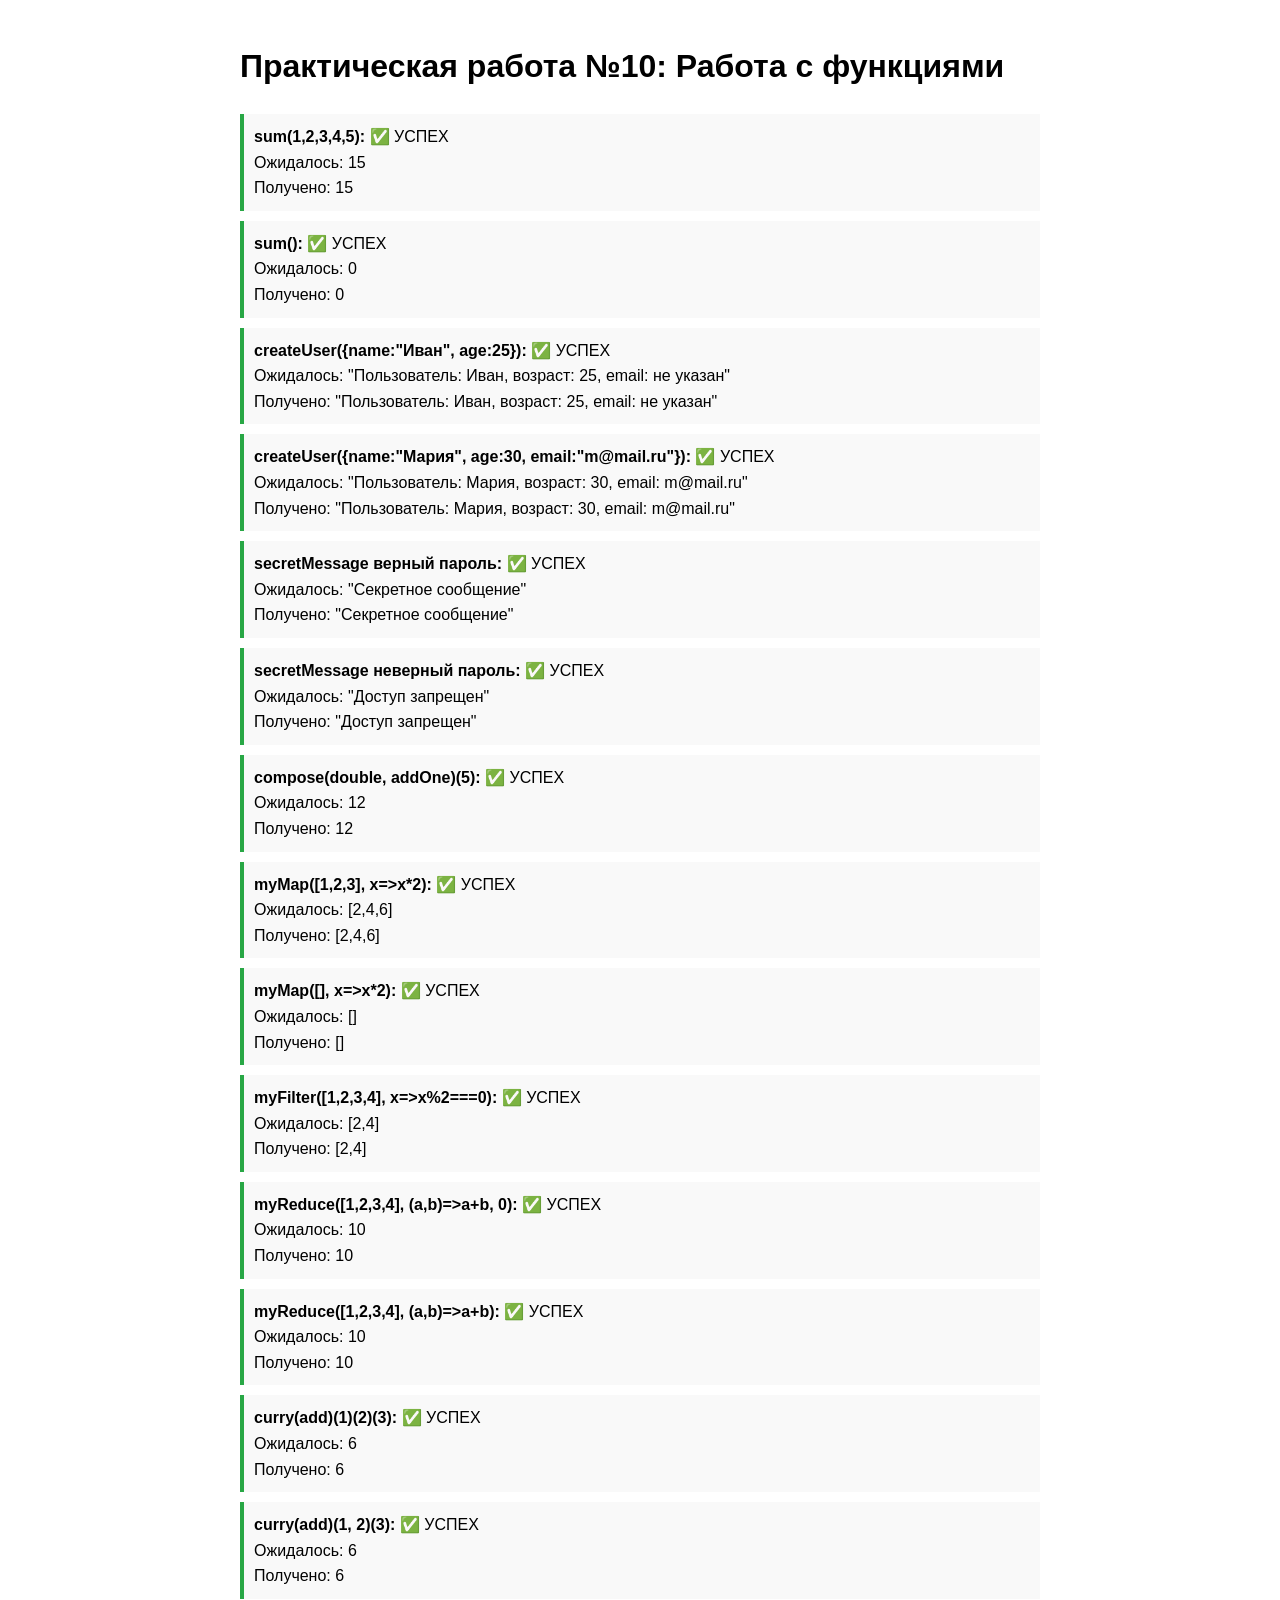
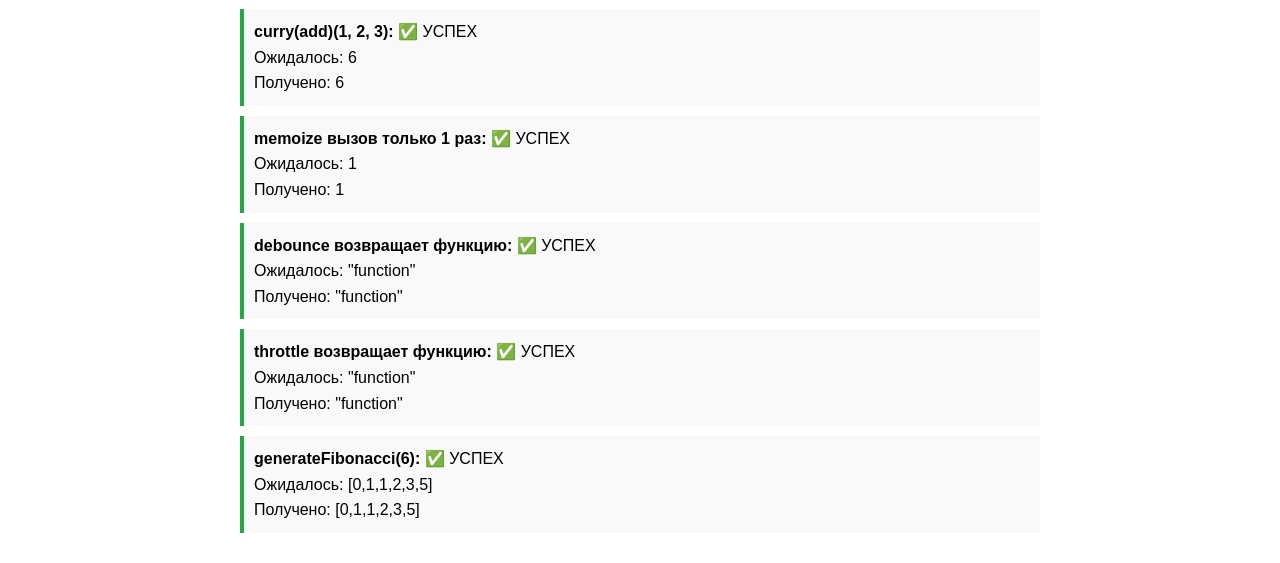
<file: pr10/index.html>
<!DOCTYPE html>
<html lang="ru">
<head>
    <meta charset="UTF-8">
    <meta name="viewport" content="width=device-width, initial-scale=1.0">
    <title>JavaScript: Работа с функциями</title>
    <style>
        body {
            font-family: Arial, sans-serif;
            max-width: 800px;
            margin: 0 auto;
            padding: 20px;
            line-height: 1.6;
        }
        .task {
            background: #f5f5f5;
            padding: 15px;
            margin: 10px 0;
            border-radius: 5px;
        }
        .test-result {
            margin: 10px 0;
            padding: 10px;
            border-left: 4px solid #007acc;
            background: #f9f9f9;
        }
        .success { border-color: #28a745; }
        .error { border-color: #dc3545; }
    </style>
</head>
<body>
    <h1>Практическая работа №10: Работа с функциями</h1>
    <div id="testResults"></div>

    <script src="functions.js"></script>
    <script src="tests.js"></script>
</body>
</html>
</file>
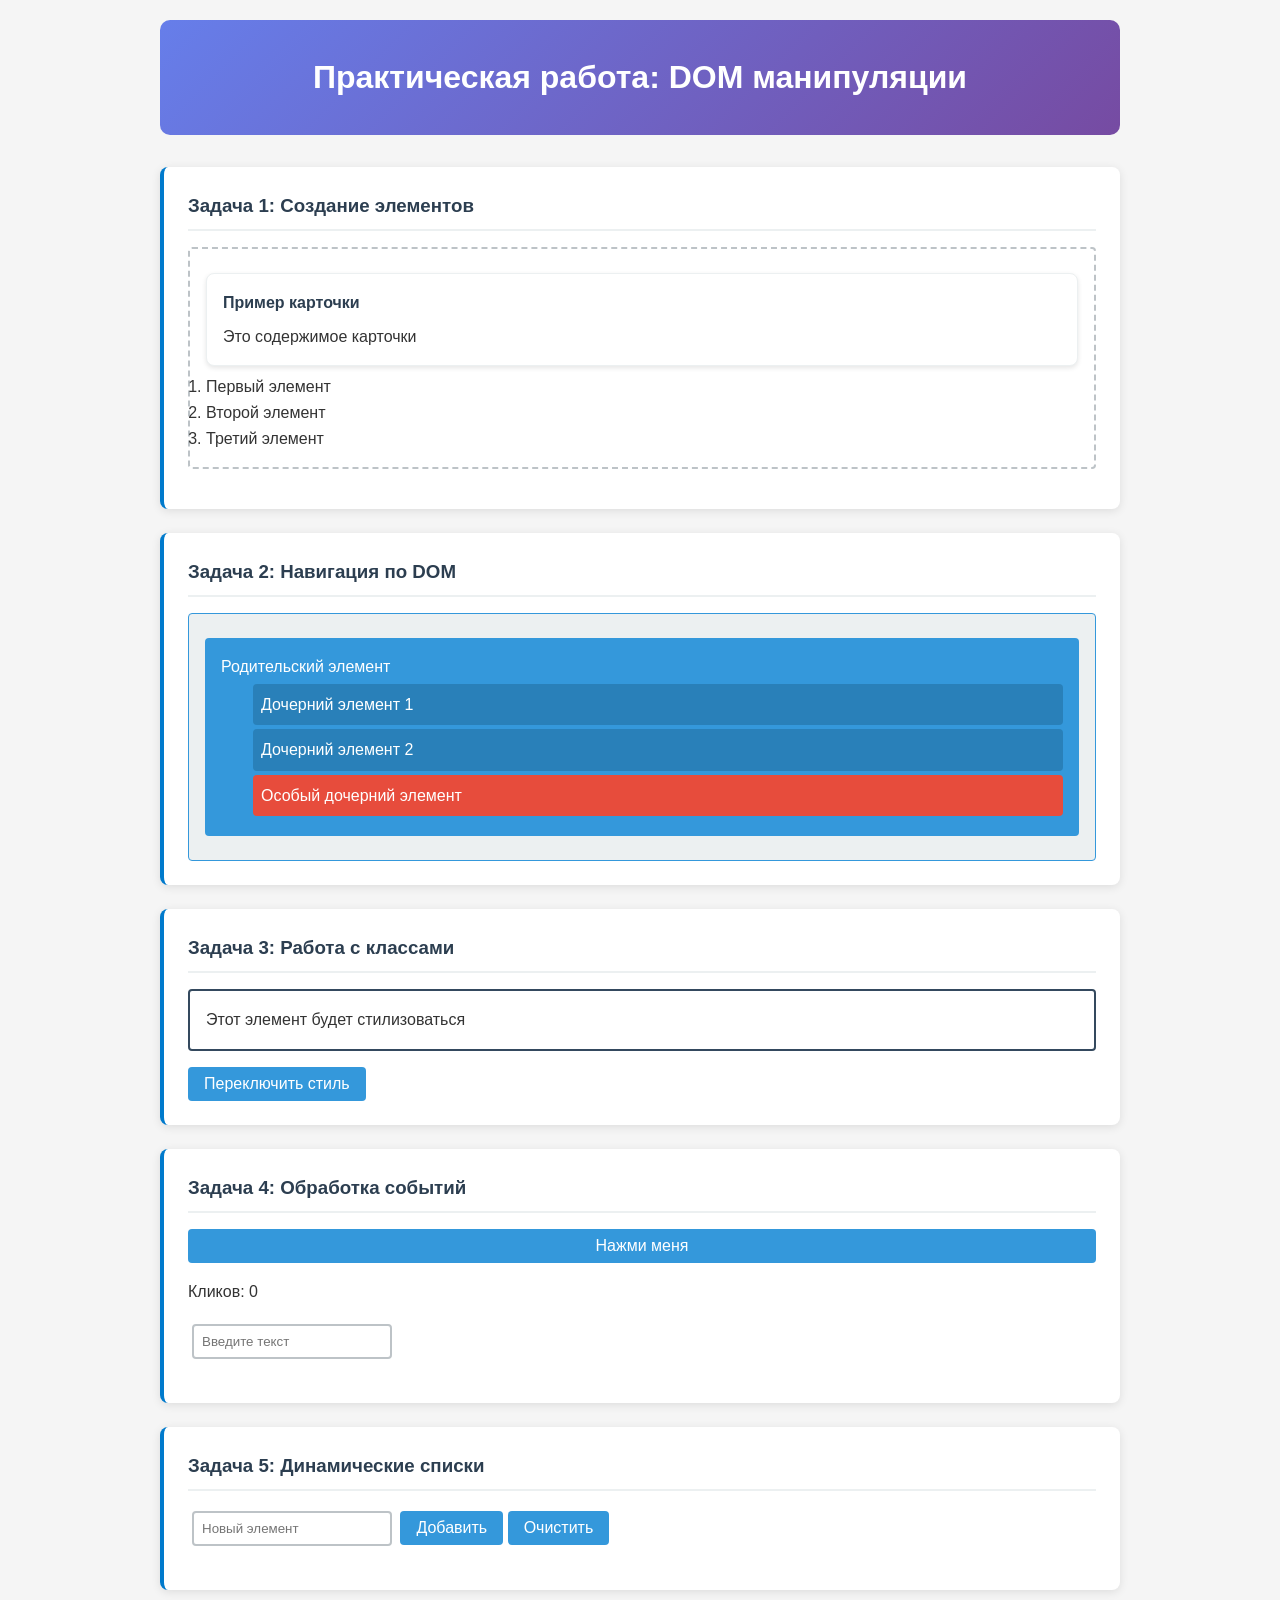
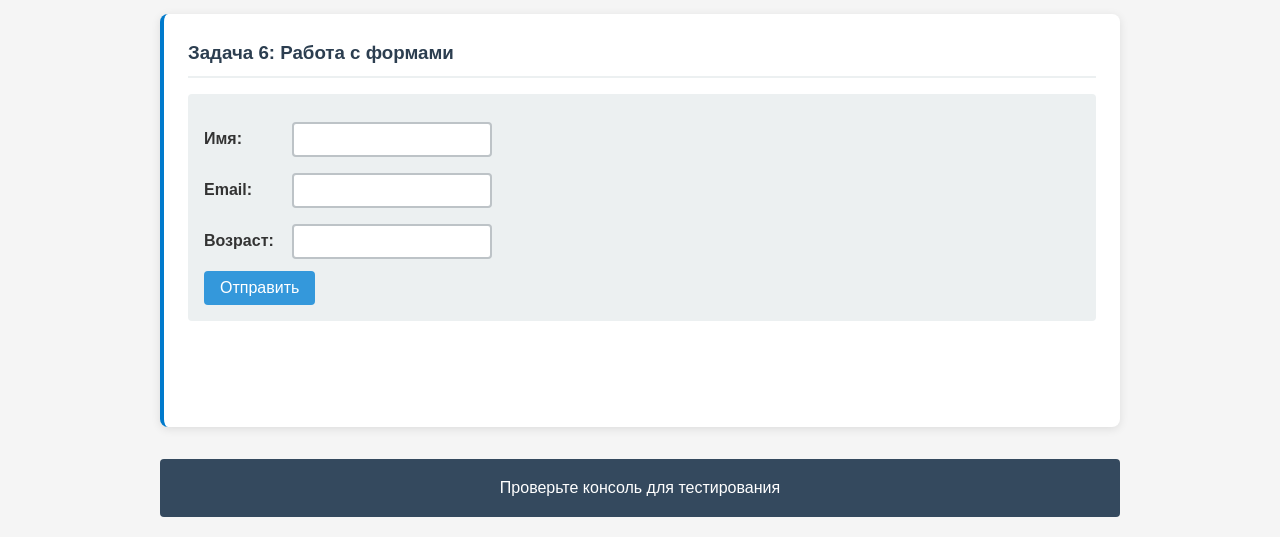
<file: pr11/index.html>
<!DOCTYPE html>
<html lang="ru">
<head>
    <meta charset="UTF-8">
    <meta name="viewport" content="width=device-width, initial-scale=1.0">
    <title>DOM манипуляции</title>
    <link rel="stylesheet" href="styles.css">
</head>
<body>
    <div class="container">
        <header id="main-header">
            <h1>Практическая работа: DOM манипуляции</h1>
        </header>

        <section id="tasks-section">
            <div class="task-area" id="task1">
                <h3>Задача 1: Создание элементов</h3>
                <div class="target" id="target1"></div>
            </div>

            <div class="task-area" id="task2">
                <h3>Задача 2: Навигация по DOM</h3>
                <div class="family-tree">
                    <div class="parent" id="parent-element">
                        Родительский элемент
                        <div class="child">Дочерний элемент 1</div>
                        <div class="child">Дочерний элемент 2</div>
                        <div class="child special">Особый дочерний элемент</div>
                    </div>
                </div>
            </div>

            <div class="task-area" id="task3">
                <h3>Задача 3: Работа с классами</h3>
                <div class="style-demo" id="style-target">
                    Этот элемент будет стилизоваться
                </div>
                <button id="toggle-style">Переключить стиль</button>
            </div>

            <div class="task-area" id="task4">
                <h3>Задача 4: Обработка событий</h3>
                <div class="event-area">
                    <button id="click-btn">Нажми меня</button>
                    <div id="click-counter">Кликов: 0</div>
                    <input type="text" id="text-input" placeholder="Введите текст">
                    <div id="input-display"></div>
                </div>
            </div>

            <div class="task-area" id="task5">
                <h3>Задача 5: Динамические списки</h3>
                <div class="list-controls">
                    <input type="text" id="item-input" placeholder="Новый элемент">
                    <button id="add-item">Добавить</button>
                    <button id="clear-list">Очистить</button>
                </div>
                <ul id="dynamic-list"></ul>
            </div>

            <div class="task-area" id="task6">
                <h3>Задача 6: Работа с формами</h3>
                <form id="user-form">
                    <div>
                        <label for="user-name">Имя:</label>
                        <input type="text" id="user-name" required>
                    </div>
                    <div>
                        <label for="user-email">Email:</label>
                        <input type="email" id="user-email" required>
                    </div>
                    <div>
                        <label for="user-age">Возраст:</label>
                        <input type="number" id="user-age" min="1" max="120">
                    </div>
                    <button type="submit">Отправить</button>
                </form>
                <div id="form-output"></div>
            </div>
        </section>

        <footer id="main-footer">
            <p>Проверьте консоль для тестирования</p>
        </footer>
    </div>

    <script src="dom-tasks.js"></script>
    <script src="dom-tests.js"></script>
</body>
</html>
</file>
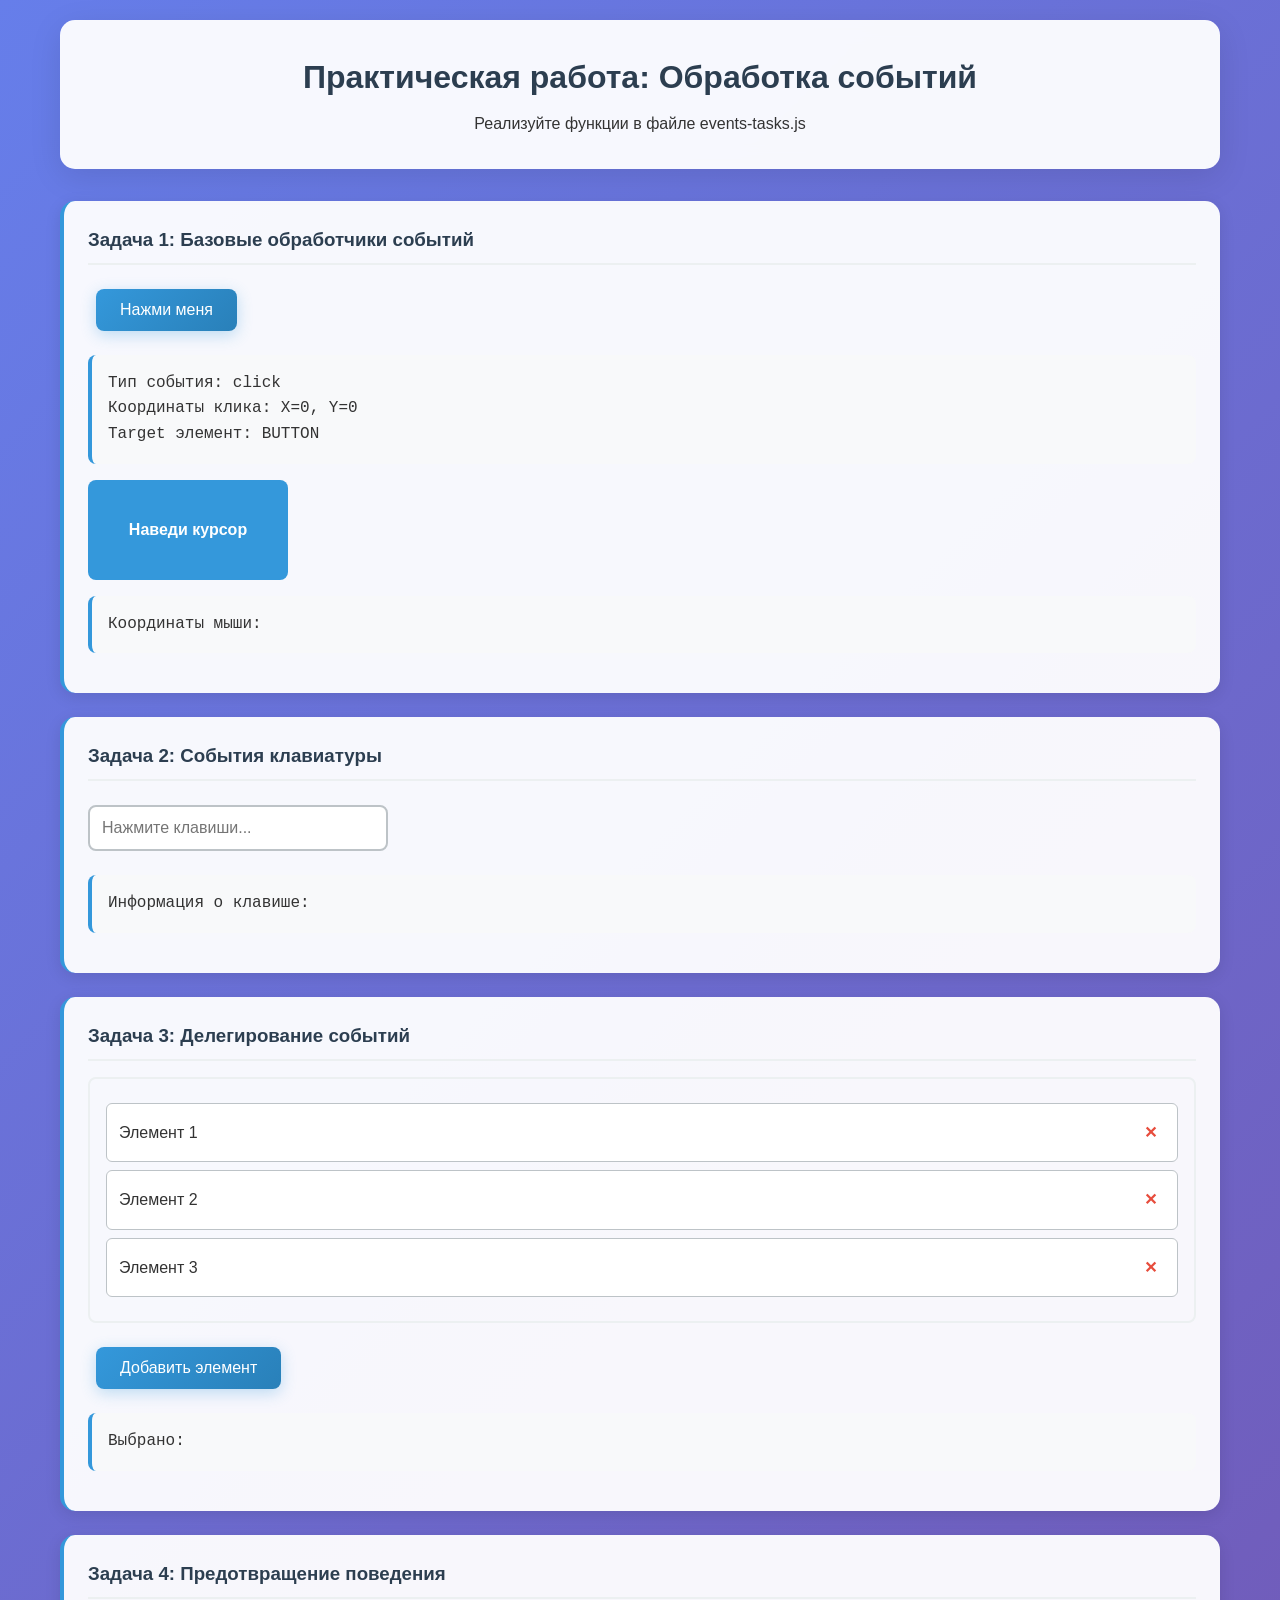
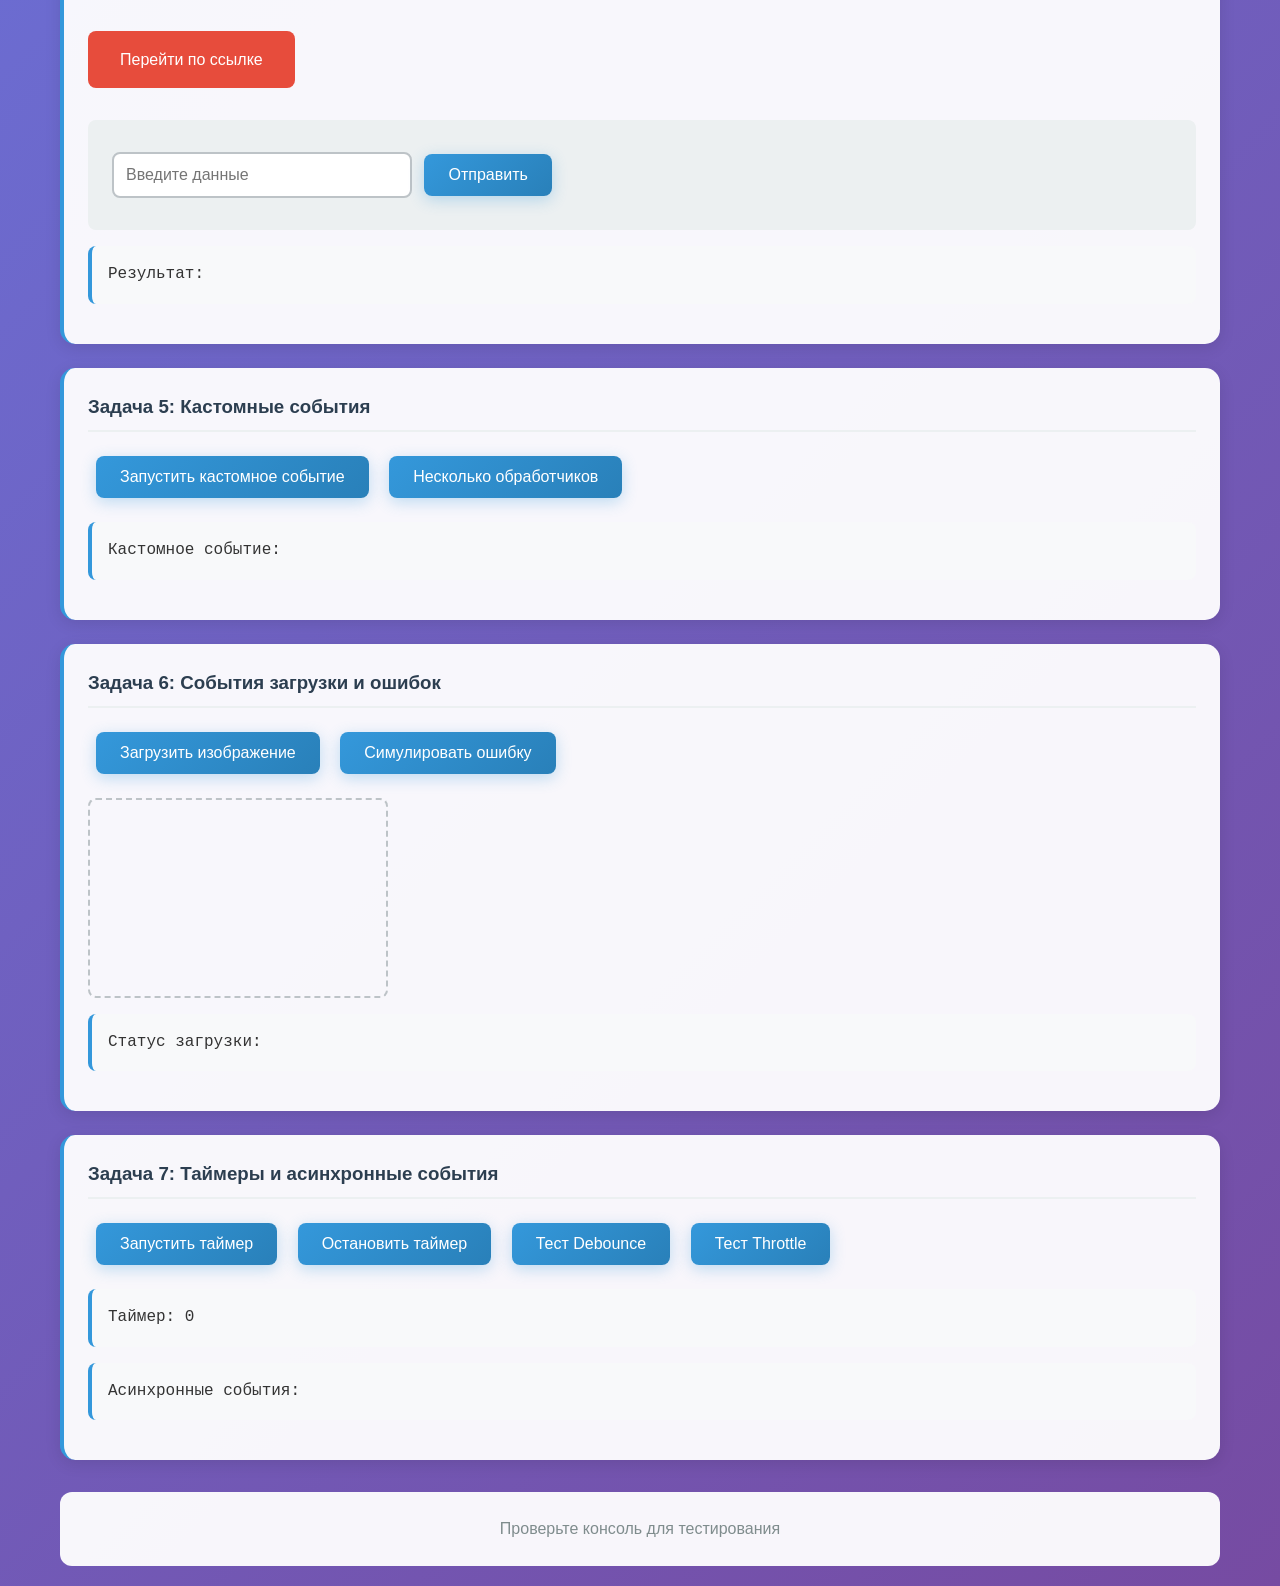
<file: pr12/index.html>
<!DOCTYPE html>
<html lang="ru">
<head>
    <meta charset="UTF-8">
    <meta name="viewport" content="width=device-width, initial-scale=1.0">
    <title>Обработка событий JavaScript</title>
    <link rel="stylesheet" href="styles.css">
</head>
<body>
    <div class="container">
        <header id="main-header">
            <h1>Практическая работа: Обработка событий</h1>
            <p>Реализуйте функции в файле events-tasks.js</p>
        </header>

        <section id="tasks-section">
            <div class="task-area" id="task1">
                <h3>Задача 1: Базовые обработчики событий</h3>
                <div class="event-demo">
                    <button id="basic-btn">Нажми меня</button>
                    <div id="basic-output" class="output">Статус: ожидание события</div>
                    <div class="color-box" id="color-box">Наведи курсор</div>
                    <div id="mouse-output" class="output">Координаты мыши: </div>
                </div>
            </div>

            <div class="task-area" id="task2">
                <h3>Задача 2: События клавиатуры</h3>
                <input type="text" id="key-input" placeholder="Нажмите клавиши...">
                <div id="key-output" class="output">Информация о клавише: </div>
            </div>

            <div class="task-area" id="task3">
                <h3>Задача 3: Делегирование событий</h3>
                <div class="item-list" id="item-list">
                    <div class="item" data-id="1">Элемент 1 <span class="delete">✕</span></div>
                    <div class="item" data-id="2">Элемент 2 <span class="delete">✕</span></div>
                    <div class="item" data-id="3">Элемент 3 <span class="delete">✕</span></div>
                </div>
                <button id="add-item-btn">Добавить элемент</button>
                <div id="delegation-output" class="output">Выбрано: </div>
            </div>

            <div class="task-area" id="task4">
                <h3>Задача 4: Предотвращение поведения</h3>
                <a href="https://example.com" id="prevent-link" class="prevent-link">Перейти по ссылке</a>
                <form id="prevent-form" class="prevent-form">
                    <input type="text" id="form-input" placeholder="Введите данные">
                    <button type="submit">Отправить</button>
                </form>
                <div id="prevention-output" class="output">Результат: </div>
            </div>

            <div class="task-area" id="task5">
                <h3>Задача 5: Кастомные события</h3>
                <button id="trigger-custom">Запустить кастомное событие</button>
                <button id="multiple-listeners">Несколько обработчиков</button>
                <div id="custom-output" class="output">Кастомное событие: </div>
            </div>

            <div class="task-area" id="task6">
                <h3>Задача 6: События загрузки и ошибок</h3>
                <div class="loading-demo">
                    <button id="load-image">Загрузить изображение</button>
                    <button id="load-error">Симулировать ошибку</button>
                    <div id="image-container" class="image-container"></div>
                    <div id="loading-output" class="output">Статус загрузки: </div>
                </div>
            </div>

            <div class="task-area" id="task7">
                <h3>Задача 7: Таймеры и асинхронные события</h3>
                <div class="timer-demo">
                    <button id="start-timer">Запустить таймер</button>
                    <button id="stop-timer">Остановить таймер</button>
                    <button id="debounce-btn">Тест Debounce</button>
                    <button id="throttle-btn">Тест Throttle</button>
                    <div id="timer-output" class="output">Таймер: 0</div>
                    <div id="async-output" class="output">Асинхронные события: </div>
                </div>
            </div>
        </section>

        <footer id="main-footer">
            <p>Проверьте консоль для тестирования</p>
        </footer>
    </div>

    <script src="events-tasks.js"></script>
    <script src="events-tests.js"></script>
</body>
</html>
</file>
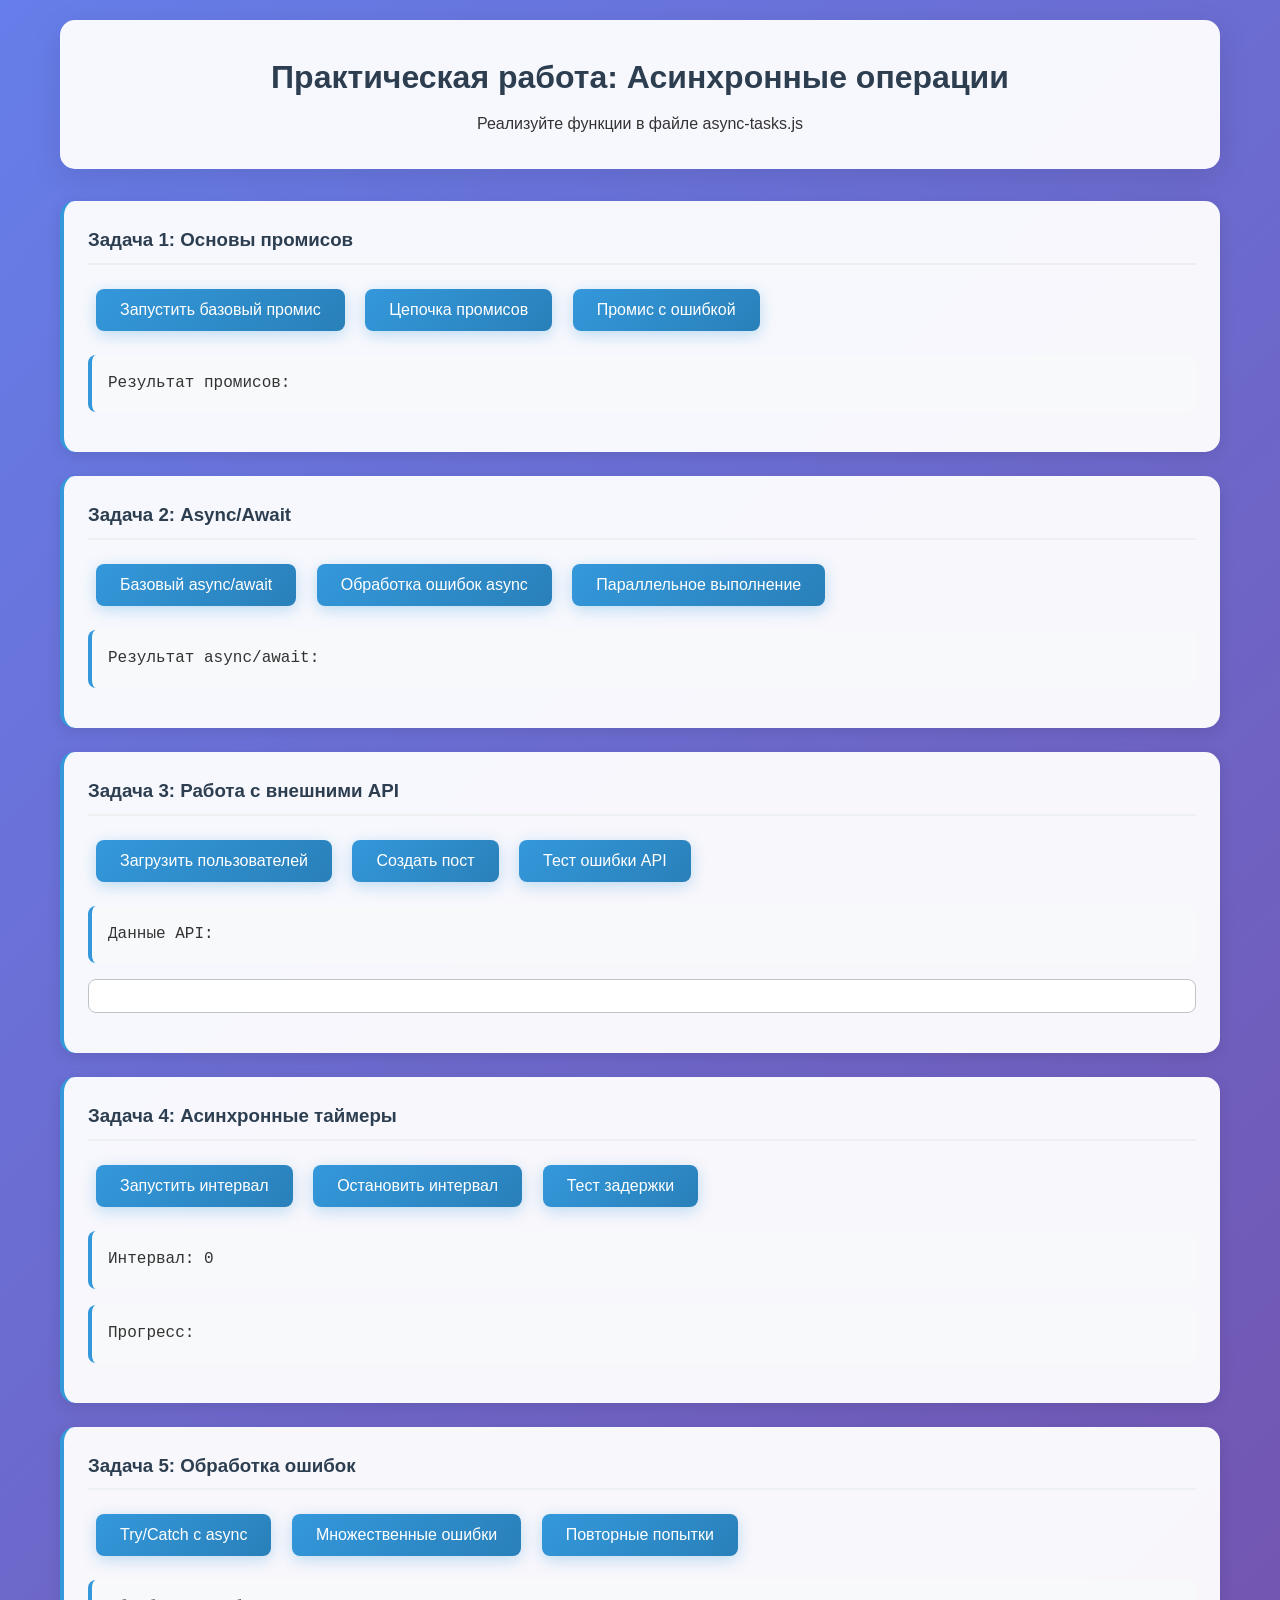
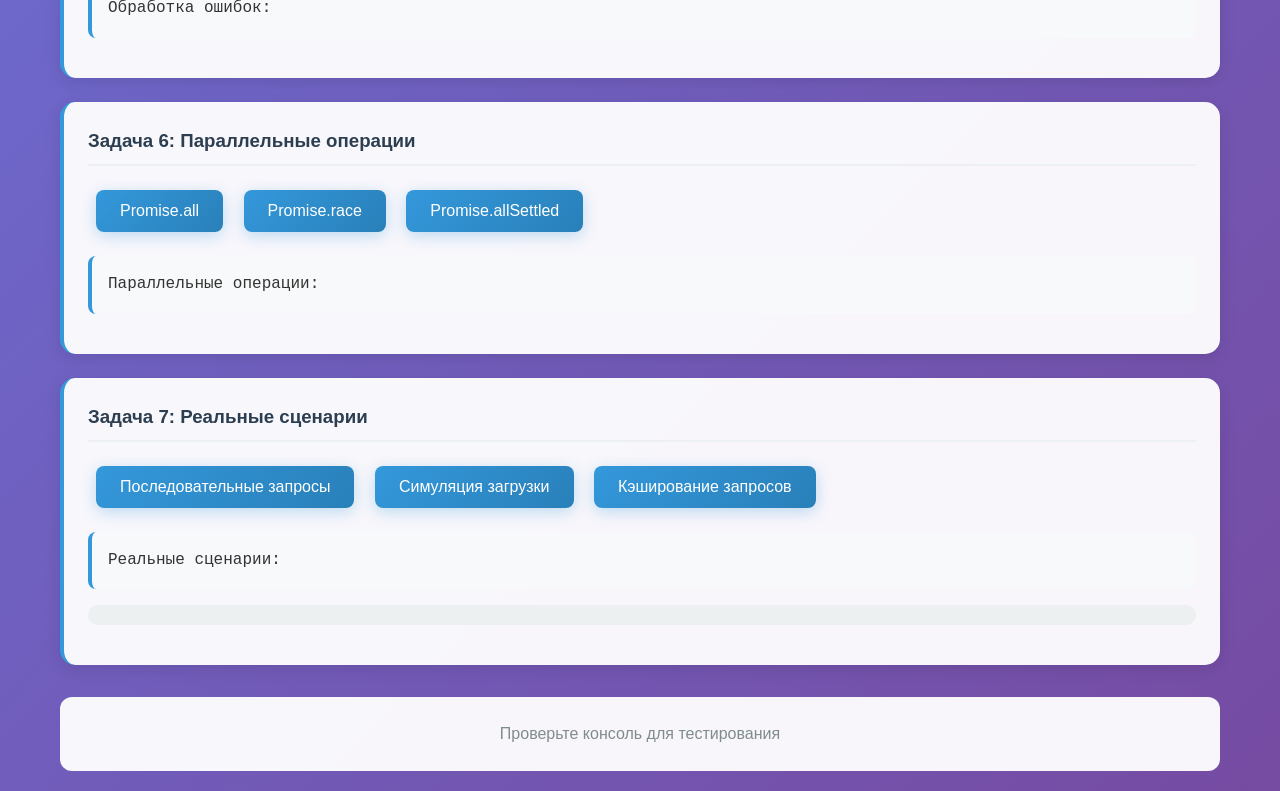
<file: pr13/index.html>
<!DOCTYPE html>
<html lang="ru">
<head>
    <meta charset="UTF-8">
    <meta name="viewport" content="width=device-width, initial-scale=1.0">
    <title>Асинхронные операции JavaScript</title>
    <link rel="stylesheet" href="styles.css">
</head>
<body>
    <div class="container">
        <header id="main-header">
            <h1>Практическая работа: Асинхронные операции</h1>
            <p>Реализуйте функции в файле async-tasks.js</p>
        </header>

        <section id="tasks-section">
            <div class="task-area" id="task1">
                <h3>Задача 1: Основы промисов</h3>
                <div class="promise-demo">
                    <button id="basic-promise">Запустить базовый промис</button>
                    <button id="promise-chain">Цепочка промисов</button>
                    <button id="promise-error">Промис с ошибкой</button>
                    <div id="promise-output" class="output">Результат промисов: </div>
                </div>
            </div>

            <div class="task-area" id="task2">
                <h3>Задача 2: Async/Await</h3>
                <div class="async-demo">
                    <button id="basic-async">Базовый async/await</button>
                    <button id="async-error">Обработка ошибок async</button>
                    <button id="async-parallel">Параллельное выполнение</button>
                    <div id="async-output" class="output">Результат async/await: </div>
                </div>
            </div>

            <div class="task-area" id="task3">
                <h3>Задача 3: Работа с внешними API</h3>
                <div class="api-demo">
                    <button id="fetch-users">Загрузить пользователей</button>
                    <button id="fetch-post">Создать пост</button>
                    <button id="fetch-error">Тест ошибки API</button>
                    <div id="api-output" class="output">Данные API: </div>
                    <div id="api-data" class="data-container"></div>
                </div>
            </div>

            <div class="task-area" id="task4">
                <h3>Задача 4: Асинхронные таймеры</h3>
                <div class="timer-demo">
                    <button id="start-interval">Запустить интервал</button>
                    <button id="stop-interval">Остановить интервал</button>
                    <button id="delay-promise">Тест задержки</button>
                    <div id="interval-output" class="output">Интервал: 0</div>
                    <div id="timer-output" class="output">Прогресс: </div>
                </div>
            </div>

            <div class="task-area" id="task5">
                <h3>Задача 5: Обработка ошибок</h3>
                <div class="error-demo">
                    <button id="try-catch">Try/Catch с async</button>
                    <button id="multiple-errors">Множественные ошибки</button>
                    <button id="retry-pattern">Повторные попытки</button>
                    <div id="error-output" class="output">Обработка ошибок: </div>
                </div>
            </div>

            <div class="task-area" id="task6">
                <h3>Задача 6: Параллельные операции</h3>
                <div class="parallel-demo">
                    <button id="promise-all">Promise.all</button>
                    <button id="promise-race">Promise.race</button>
                    <button id="promise-allSettled">Promise.allSettled</button>
                    <div id="parallel-output" class="output">Параллельные операции: </div>
                </div>
            </div>

            <div class="task-area" id="task7">
                <h3>Задача 7: Реальные сценарии</h3>
                <div class="real-scenarios">
                    <button id="sequential-requests">Последовательные запросы</button>
                    <button id="upload-simulation">Симуляция загрузки</button>
                    <button id="cache-requests">Кэширование запросов</button>
                    <div id="scenario-output" class="output">Реальные сценарии: </div>
                    <div class="progress-bar">
                        <div class="progress-fill" id="progress-fill"></div>
                    </div>
                </div>
            </div>
        </section>

        <footer id="main-footer">
            <p>Проверьте консоль для тестирования</p>
        </footer>
    </div>

    <script src="async-tasks.js"></script>
    <script src="async-tests.js"></script>
</body>
</html>
</file>
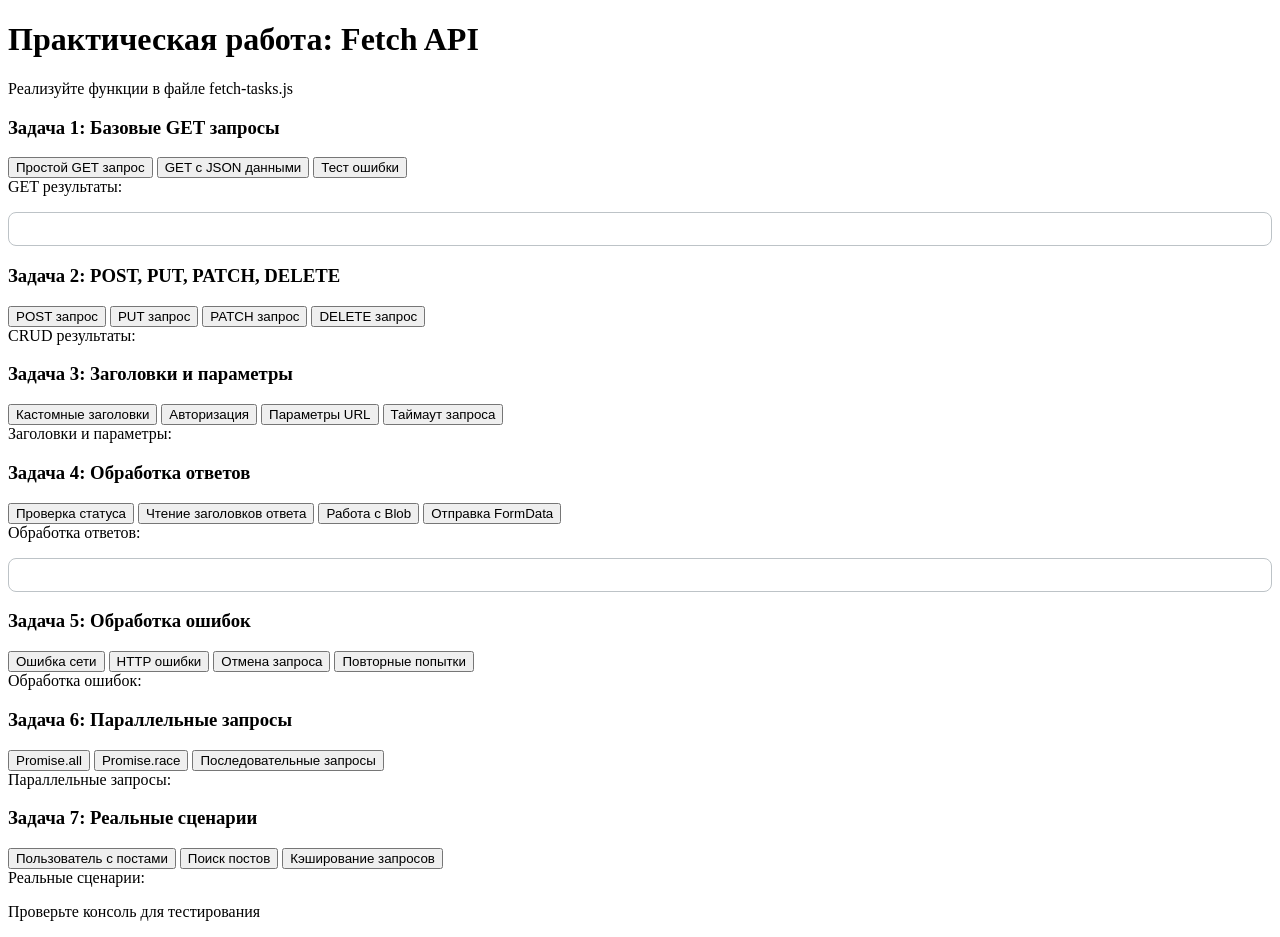
<file: pr14/index.html>
<!DOCTYPE html>
<html lang="ru">
<head>
    <meta charset="UTF-8">
    <meta name="viewport" content="width=device-width, initial-scale=1.0">
    <title>Fetch API - Работа с HTTP запросами</title>
    <link rel="stylesheet" href="styles.css">
</head>
<body>
    <div class="container">
        <header id="main-header">
            <h1>Практическая работа: Fetch API</h1>
            <p>Реализуйте функции в файле fetch-tasks.js</p>
        </header>

        <section id="tasks-section">
            <div class="task-area" id="task1">
                <h3>Задача 1: Базовые GET запросы</h3>
                <div class="fetch-demo">
                    <button id="fetch-get">Простой GET запрос</button>
                    <button id="fetch-json">GET с JSON данными</button>
                    <button id="fetch-error">Тест ошибки</button>
                    <div id="get-output" class="output">GET результаты: </div>
                    <div id="get-data" class="data-container"></div>
                </div>
            </div>

            <div class="task-area" id="task2">
                <h3>Задача 2: POST, PUT, PATCH, DELETE</h3>
                <div class="crud-demo">
                    <button id="fetch-post">POST запрос</button>
                    <button id="fetch-put">PUT запрос</button>
                    <button id="fetch-patch">PATCH запрос</button>
                    <button id="fetch-delete">DELETE запрос</button>
                    <div id="crud-output" class="output">CRUD результаты: </div>
                </div>
            </div>

            <div class="task-area" id="task3">
                <h3>Задача 3: Заголовки и параметры</h3>
                <div class="headers-demo">
                    <button id="fetch-headers">Кастомные заголовки</button>
                    <button id="fetch-auth">Авторизация</button>
                    <button id="fetch-params">Параметры URL</button>
                    <button id="fetch-timeout">Таймаут запроса</button>
                    <div id="headers-output" class="output">Заголовки и параметры: </div>
                </div>
            </div>

            <div class="task-area" id="task4">
                <h3>Задача 4: Обработка ответов</h3>
                <div class="response-demo">
                    <button id="fetch-status">Проверка статуса</button>
                    <button id="fetch-headers-response">Чтение заголовков ответа</button>
                    <button id="fetch-blob">Работа с Blob</button>
                    <button id="fetch-formdata">Отправка FormData</button>
                    <div id="response-output" class="output">Обработка ответов: </div>
                    <div id="response-data" class="data-container"></div>
                </div>
            </div>

            <div class="task-area" id="task5">
                <h3>Задача 5: Обработка ошибок</h3>
                <div class="error-demo">
                    <button id="fetch-network-error">Ошибка сети</button>
                    <button id="fetch-http-error">HTTP ошибки</button>
                    <button id="fetch-abort">Отмена запроса</button>
                    <button id="fetch-retry">Повторные попытки</button>
                    <div id="error-output" class="output">Обработка ошибок: </div>
                </div>
            </div>

            <div class="task-area" id="task6">
                <h3>Задача 6: Параллельные запросы</h3>
                <div class="parallel-demo">
                    <button id="promise-all">Promise.all</button>
                    <button id="promise-race">Promise.race</button>
                    <button id="sequential-requests">Последовательные запросы</button>
                    <div id="parallel-output" class="output">Параллельные запросы: </div>
                </div>
            </div>

            <div class="task-area" id="task7">
                <h3>Задача 7: Реальные сценарии</h3>
                <div class="real-scenarios">
                    <button id="user-with-posts">Пользователь с постами</button>
                    <button id="search-posts">Поиск постов</button>
                    <button id="cache-fetch">Кэширование запросов</button>
                    <div id="scenario-output" class="output">Реальные сценарии: </div>
                </div>
            </div>
        </section>

        <footer id="main-footer">
            <p>Проверьте консоль для тестирования</p>
        </footer>
    </div>

    <script src="fetch-tasks.js"></script>
    <script src="fetch-tests.js"></script>
</body>
</html>
</file>
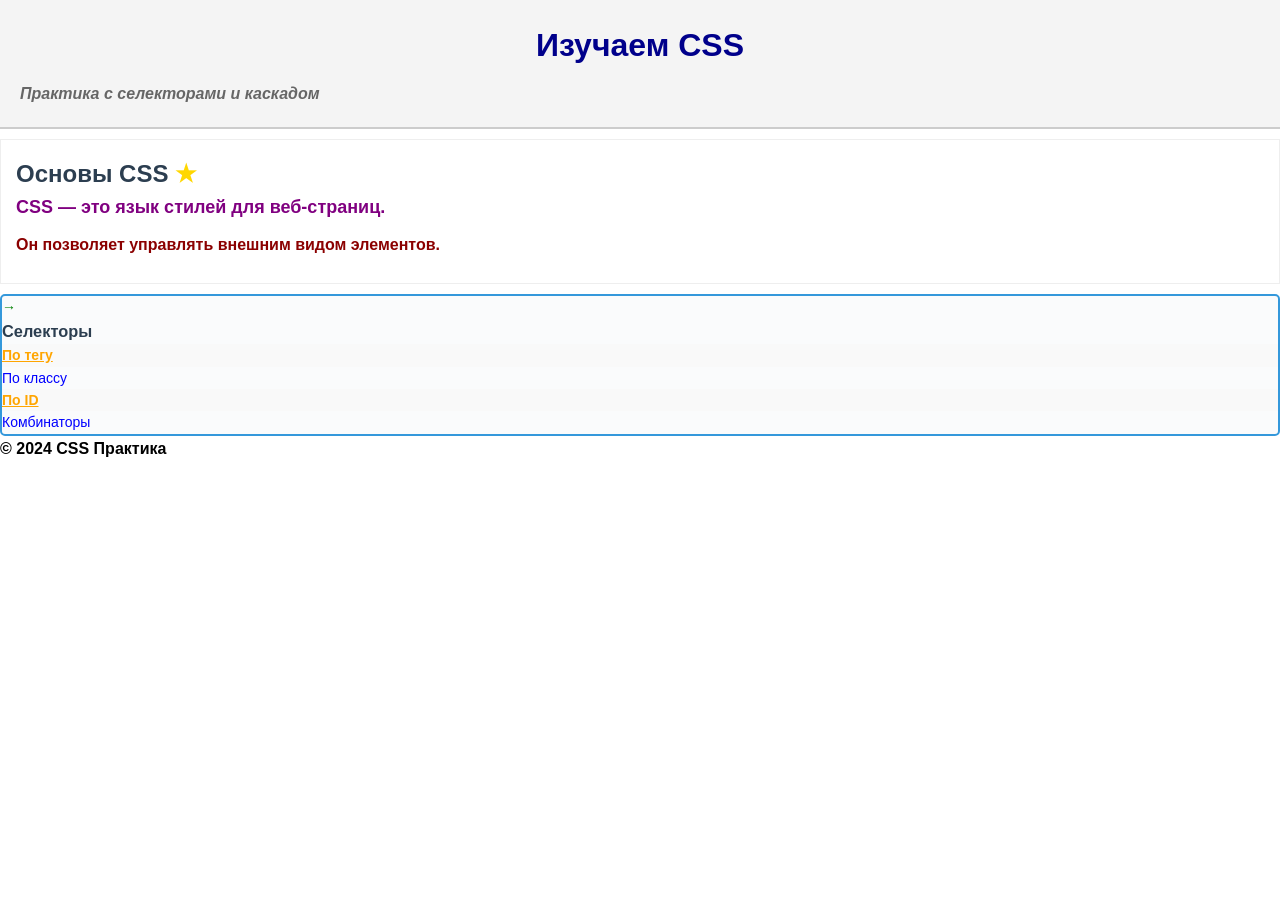
<file: pr3_css_selectors/index.html>
<!DOCTYPE html>
<html lang="ru">
<head>
    <meta charset="UTF-8">
    <meta name="viewport" content="width=device-width, initial-scale=1.0">
    <title>CSS: Селекторы и каскад</title>
    <link rel="stylesheet" href="reset.css">
    <link rel="stylesheet" href="styles.css">
</head>
<body>
    <header class="main-header">
        <h1 id="site-title">Изучаем CSS</h1>
        <p class="subtitle">Практика с селекторами и каскадом</p>
    </header>

    <main class="content">
        <article class="post featured-post">
            <h2>Основы CSS</h2>
            <p class="intro">CSS — это язык стилей для веб-страниц.</p>
            <p>Он позволяет управлять внешним видом элементов.</p>
        </article>

        <section class="examples">
            <div class="card">
                <h3>Селекторы</h3>
                <ul>
                    <li class="important">По тегу</li>
                    <li>По классу</li>
                    <li class="important">По ID</li>
                    <li>Комбинаторы</li>
                </ul>
            </div>
        </section>
    </main>

    <footer class="main-footer">
        <p>&copy; 2024 CSS Практика</p>
    </footer>
</body>
</html>
</file>
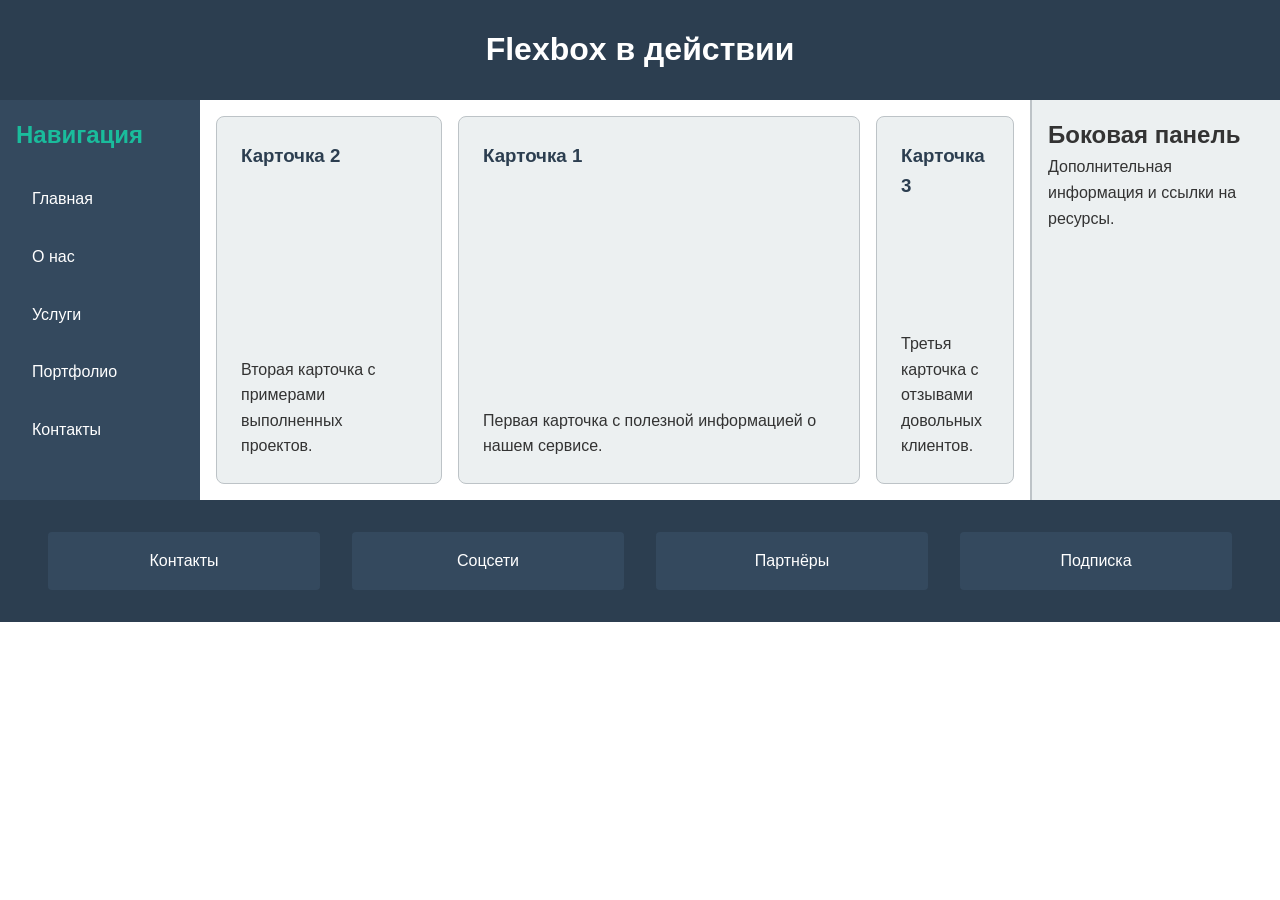
<file: pr4_flexbox/index.html>
<!DOCTYPE html>
<html lang="ru">
<head>
    <meta charset="UTF-8">
    <meta name="viewport" content="width=device-width, initial-scale=1.0">
    <title>Flexbox Layout</title>
    <link rel="stylesheet" href="reset.css">
    <link rel="stylesheet" href="styles.css">
</head>
<body>

    <header class="header">
        <h1>Flexbox в действии</h1>
    </header>

    <main class="main">

        <nav class="navigation">
            <h2>Навигация</h2>
            <ul>
                <li><a href="#">Главная</a></li>
                <li><a href="#">О нас</a></li>
                <li><a href="#">Услуги</a></li>
                <li><a href="#">Портфолио</a></li>
                <li><a href="#">Контакты</a></li>
            </ul>
        </nav>

        <section class="content">
            <article class="card">
                <h3>Карточка 1</h3>
                <p>Первая карточка с полезной информацией о нашем сервисе.</p>
            </article>
            <article class="card">
                <h3>Карточка 2</h3>
                <p>Вторая карточка с примерами выполненных проектов.</p>
            </article>
            <article class="card">
                <h3>Карточка 3</h3>
                <p>Третья карточка с отзывами довольных клиентов.</p>
            </article>
        </section>

        <aside class="sidebar">
            <h2>Боковая панель</h2>
            <p>Дополнительная информация и ссылки на ресурсы.</p>
        </aside>

    </main>

    <footer class="footer">
        <div class="footer-content">
            <div class="footer-section">Контакты</div>
            <div class="footer-section">Соцсети</div>
            <div class="footer-section">Партнёры</div>
            <div class="footer-section">Подписка</div>
        </div>
    </footer>

</body>
</html>
</file>
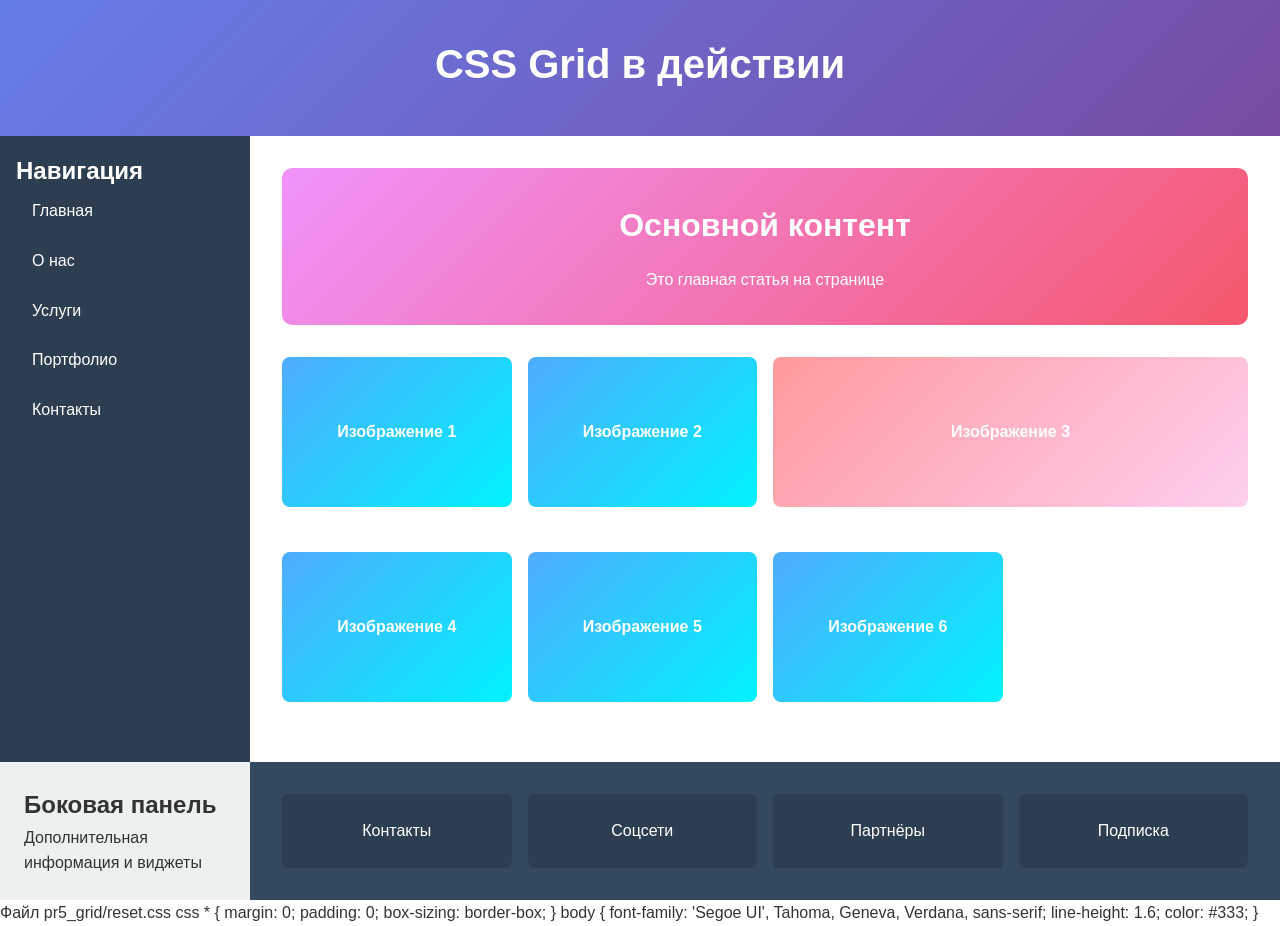
<file: pr5_grid/index.html>
<!DOCTYPE html>
<html lang="ru">
<head>
    <meta charset="UTF-8">
    <meta name="viewport" content="width=device-width, initial-scale=1.0">
    <title>CSS Grid Layout</title>
    <link rel="stylesheet" href="reset.css">
    <link rel="stylesheet" href="styles.css">
</head>
<body>
    <div class="grid-container">
        <header class="header">
            <h1>CSS Grid в действии</h1>
        </header>

        <nav class="navigation">
            <h2>Навигация</h2>
            <ul>
                <li><a href="#">Главная</a></li>
                <li><a href="#">О нас</a></li>
                <li><a href="#">Услуги</a></li>
                <li><a href="#">Портфолио</a></li>
                <li><a href="#">Контакты</a></li>
            </ul>
        </nav>

        <main class="main-content">
            <article class="featured">
                <h2>Основной контент</h2>
                <p>Это главная статья на странице</p>
            </article>

            <section class="gallery">
                <div class="gallery-item">Изображение 1</div>
                <div class="gallery-item">Изображение 2</div>
                <div class="gallery-item">Изображение 3</div>
                <div class="gallery-item">Изображение 4</div>
                <div class="gallery-item">Изображение 5</div>
                <div class="gallery-item">Изображение 6</div>
            </section>
        </main>

        <aside class="sidebar">
            <h2>Боковая панель</h2>
            <p>Дополнительная информация и виджеты</p>
        </aside>

        <footer class="footer">
            <div class="footer-section">Контакты</div>
            <div class="footer-section">Соцсети</div>
            <div class="footer-section">Партнёры</div>
            <div class="footer-section">Подписка</div>
        </footer>
    </div>
</body>
</html>
Файл pr5_grid/reset.css
css
* {
    margin: 0;
    padding: 0;
    box-sizing: border-box;
}

body {
    font-family: 'Segoe UI', Tahoma, Geneva, Verdana, sans-serif;
    line-height: 1.6;
    color: #333;
}
</file>
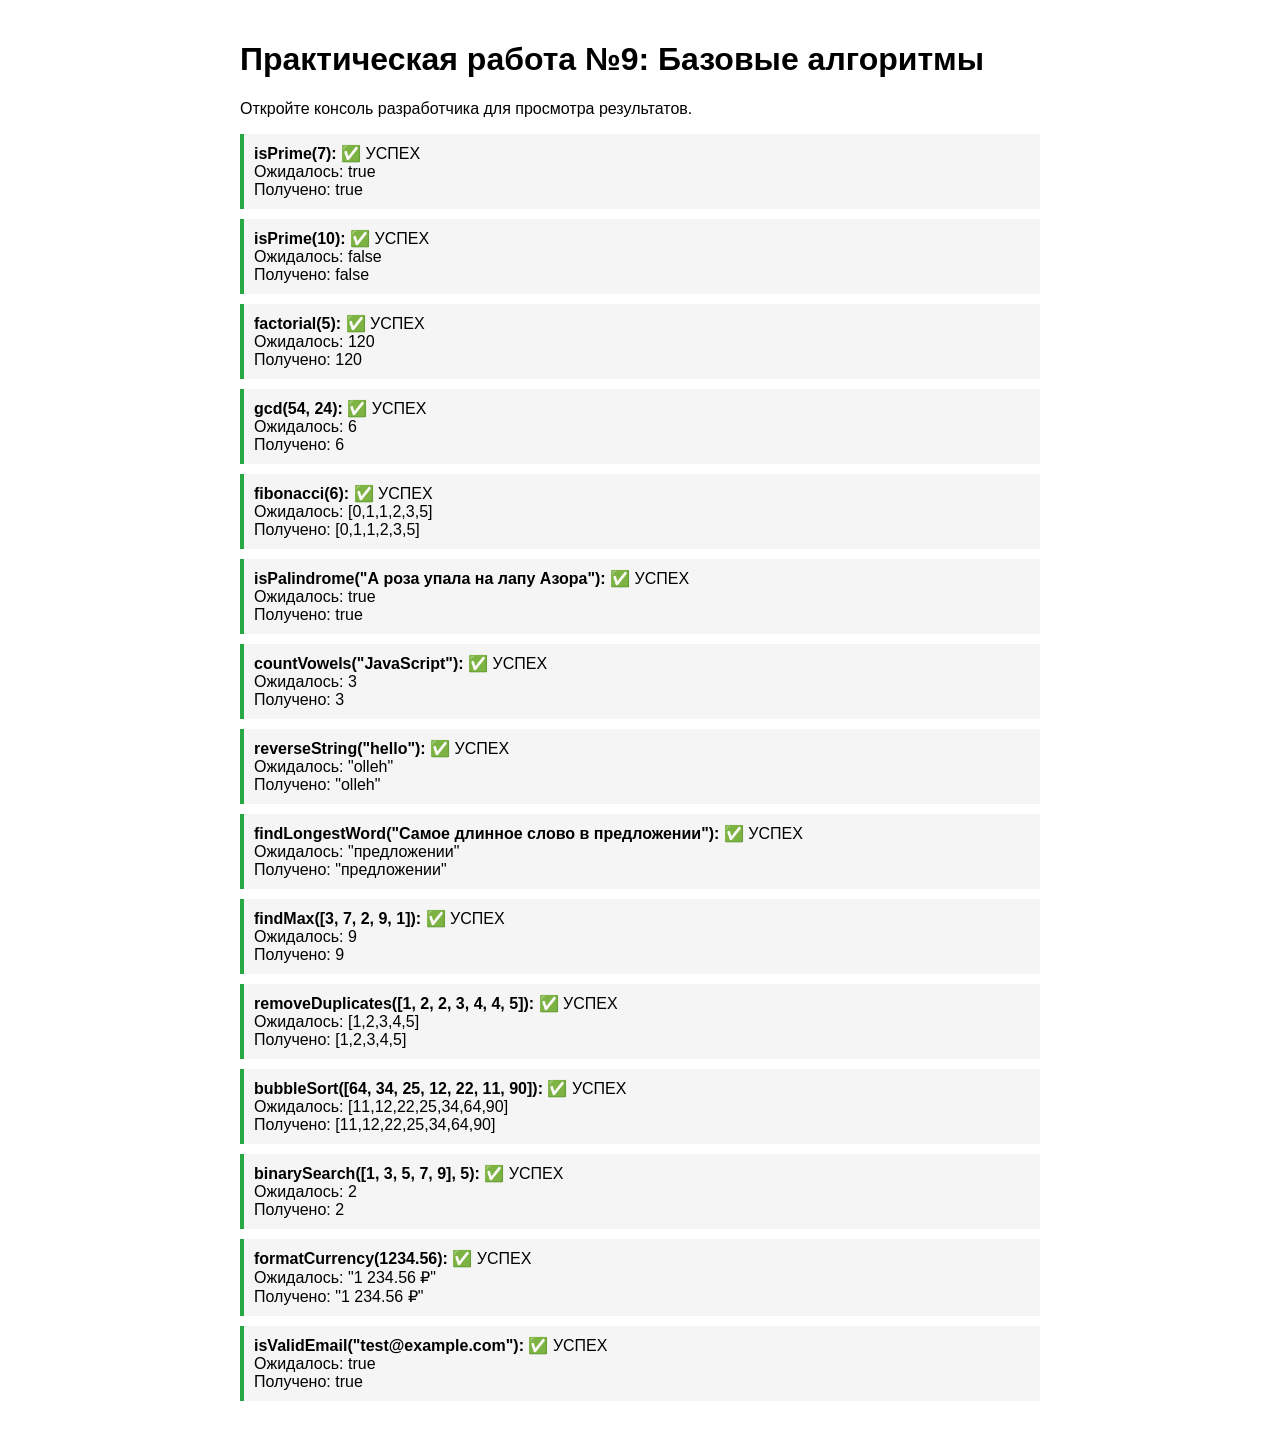
<file: pr9/index.html>
<!DOCTYPE html>
<html lang="ru">
<head>
    <meta charset="UTF-8">
    <meta name="viewport" content="width=device-width, initial-scale=1.0">
    <title>JavaScript: Базовые алгоритмы</title>
    <style>
        body {
            font-family: Arial, sans-serif;
            max-width: 800px;
            margin: 0 auto;
            padding: 20px;
        }
        .test-result {
            margin: 10px 0;
            padding: 10px;
            border-left: 4px solid #007acc;
            background: #f5f5f5;
        }
        .success { border-color: #28a745; }
        .error { border-color: #dc3545; }
    </style>
</head>
<body>
    <h1>Практическая работа №9: Базовые алгоритмы</h1>
    <p>Откройте консоль разработчика для просмотра результатов.</p>
    <div id="testResults"></div>

    <script src="algorithms.js"></script>
    <script src="tests.js"></script>
</body>
</html>
</file>
<file: pr11/styles.css>
* {
    margin: 0;
    padding: 0;
    box-sizing: border-box;
}

body {
    font-family: 'Segoe UI', Tahoma, Geneva, Verdana, sans-serif;
    line-height: 1.6;
    color: #333;
    background-color: #f5f5f5;
}

.container {
    max-width: 1000px;
    margin: 0 auto;
    padding: 20px;
}

header {
    background: linear-gradient(135deg, #667eea 0%, #764ba2 100%);
    color: white;
    padding: 2rem;
    text-align: center;
    border-radius: 10px;
    margin-bottom: 2rem;
}

.task-area {
    background: white;
    padding: 1.5rem;
    margin-bottom: 1.5rem;
    border-radius: 8px;
    box-shadow: 0 2px 10px rgba(0,0,0,0.1);
    border-left: 4px solid #007acc;
}

.task-area h3 {
    color: #2c3e50;
    margin-bottom: 1rem;
    border-bottom: 2px solid #ecf0f1;
    padding-bottom: 0.5rem;
}

.target {
    min-height: 50px;
    border: 2px dashed #bdc3c7;
    padding: 1rem;
    margin: 1rem 0;
    border-radius: 4px;
}

.family-tree {
    border: 1px solid #3498db;
    padding: 1rem;
    border-radius: 4px;
    background: #ecf0f1;
}

.parent {
    background: #3498db;
    color: white;
    padding: 1rem;
    margin: 0.5rem 0;
    border-radius: 4px;
}

.child {
    background: #2980b9;
    color: white;
    padding: 0.5rem;
    margin: 0.25rem 0 0.25rem 2rem;
    border-radius: 4px;
}

.special {
    background: #e74c3c;
}

.style-demo {
    padding: 1rem;
    margin: 1rem 0;
    border: 2px solid #34495e;
    border-radius: 4px;
    transition: all 0.3s ease;
}

.style-demo.active-style {
    background: #3498db;
    color: white;
    border-color: #2980b9;
    transform: scale(1.02);
}

.event-area {
    display: flex;
    flex-direction: column;
    gap: 1rem;
}

button {
    padding: 0.5rem 1rem;
    background: #3498db;
    color: white;
    border: none;
    border-radius: 4px;
    cursor: pointer;
    font-size: 1rem;
    transition: background 0.3s;
}

button:hover {
    background: #2980b9;
}

input {
    padding: 0.5rem;
    border: 2px solid #bdc3c7;
    border-radius: 4px;
    margin: 0.25rem;
    width: 200px;
}

input:focus {
    outline: none;
    border-color: #3498db;
}

#dynamic-list {
    list-style: none;
    margin: 1rem 0;
}

.list-item {
    background: #ecf0f1;
    padding: 0.5rem 1rem;
    margin: 0.25rem 0;
    border-radius: 4px;
    display: flex;
    justify-content: space-between;
    align-items: center;
    transition: background 0.3s ease;
}

.list-item:hover {
    background: #d5dbdb;
}

.list-item button {
    background: #e74c3c;
    padding: 0.25rem 0.5rem;
    font-size: 0.8rem;
}

.list-item button:hover {
    background: #c0392b;
}

.card {
    background: white;
    border: 1px solid #ecf0f1;
    border-radius: 8px;
    padding: 1rem;
    margin: 0.5rem 0;
    box-shadow: 0 2px 5px rgba(0,0,0,0.1);
}

.card h4 {
    color: #2c3e50;
    margin-bottom: 0.5rem;
}

form {
    background: #ecf0f1;
    padding: 1rem;
    border-radius: 4px;
    margin: 1rem 0;
}

form div {
    margin: 0.5rem 0;
}

label {
    display: inline-block;
    width: 80px;
    font-weight: bold;
}

#form-output {
    margin: 1rem 0;
    padding: 1rem;
    border-radius: 4px;
    min-height: 50px;
}

.success-message {
    background: #d4edda;
    color: #155724;
    border: 1px solid #c3e6cb;
}

.error-message {
    background: #f8d7da;
    color: #721c24;
    border: 1px solid #f5c6cb;
}

.test-result {
    margin: 10px 0;
    padding: 10px;
    border-left: 4px solid #007acc;
    background: #f9f9f9;
}

.test-success { border-color: #27ae60; background: #d5f4e6; }
.test-failure { border-color: #e74c3c; background: #fadbd8; }

footer {
    text-align: center;
    margin-top: 2rem;
    padding: 1rem;
    background: #34495e;
    color: white;
    border-radius: 4px;
}
</file>
<file: pr12/styles.css>
* {
    margin: 0;
    padding: 0;
    box-sizing: border-box;
}

body {
    font-family: 'Segoe UI', Tahoma, Geneva, Verdana, sans-serif;
    line-height: 1.6;
    color: #333;
    background: linear-gradient(135deg, #667eea 0%, #764ba2 100%);
    min-height: 100vh;
}

.container {
    max-width: 1200px;
    margin: 0 auto;
    padding: 20px;
}

header {
    background: rgba(255, 255, 255, 0.95);
    padding: 2rem;
    text-align: center;
    border-radius: 15px;
    margin-bottom: 2rem;
    box-shadow: 0 8px 32px rgba(0,0,0,0.1);
    backdrop-filter: blur(10px);
}

header h1 {
    color: #2c3e50;
    margin-bottom: 0.5rem;
}

.task-area {
    background: rgba(255, 255, 255, 0.95);
    padding: 1.5rem;
    margin-bottom: 1.5rem;
    border-radius: 15px;
    box-shadow: 0 4px 16px rgba(0,0,0,0.1);
    border-left: 4px solid #3498db;
}

.task-area h3 {
    color: #2c3e50;
    margin-bottom: 1rem;
    border-bottom: 2px solid #ecf0f1;
    padding-bottom: 0.5rem;
}

button {
    background: linear-gradient(135deg, #3498db, #2980b9);
    color: white;
    border: none;
    padding: 0.75rem 1.5rem;
    margin: 0.5rem;
    border-radius: 8px;
    cursor: pointer;
    font-size: 1rem;
    transition: all 0.3s ease;
    box-shadow: 0 4px 15px rgba(52, 152, 219, 0.3);
}

button:hover {
    transform: translateY(-2px);
    box-shadow: 0 6px 20px rgba(52, 152, 219, 0.4);
}

button:active {
    transform: translateY(0);
}

button:disabled {
    background: #bdc3c7;
    cursor: not-allowed;
    transform: none;
    box-shadow: none;
}

.output {
    background: #f8f9fa;
    padding: 1rem;
    margin: 1rem 0;
    border-radius: 8px;
    border-left: 4px solid #3498db;
    font-family: 'Courier New', monospace;
    min-height: 20px;
}

.color-box {
    width: 200px;
    height: 100px;
    background: #3498db;
    margin: 1rem 0;
    border-radius: 8px;
    display: flex;
    align-items: center;
    justify-content: center;
    color: white;
    font-weight: bold;
    transition: all 0.3s ease;
    cursor: pointer;
}

.color-box:hover {
    background: #2980b9;
    transform: scale(1.05);
}

input {
    padding: 0.75rem;
    border: 2px solid #bdc3c7;
    border-radius: 8px;
    margin: 0.5rem 0;
    width: 100%;
    max-width: 300px;
    font-size: 1rem;
}

input:focus {
    outline: none;
    border-color: #3498db;
}

.item-list {
    border: 2px solid #ecf0f1;
    border-radius: 8px;
    padding: 1rem;
    margin: 1rem 0;
}

.item {
    background: white;
    padding: 0.75rem;
    margin: 0.5rem 0;
    border-radius: 6px;
    border: 1px solid #bdc3c7;
    display: flex;
    justify-content: space-between;
    align-items: center;
    cursor: pointer;
    transition: all 0.3s ease;
}

.item:hover {
    background: #f8f9fa;
    border-color: #3498db;
}

.item.selected {
    background: #d4edda;
    border-color: #28a745;
}

.delete {
    color: #e74c3c;
    font-weight: bold;
    cursor: pointer;
    padding: 0.25rem 0.5rem;
    border-radius: 4px;
    transition: background 0.3s ease;
}

.delete:hover {
    background: #e74c3c;
    color: white;
}

.prevent-link {
    display: inline-block;
    background: #e74c3c;
    color: white;
    padding: 1rem 2rem;
    border-radius: 8px;
    text-decoration: none;
    margin: 1rem 0;
    transition: all 0.3s ease;
}

.prevent-link:hover {
    background: #c0392b;
    transform: translateY(-2px);
}

.prevent-form {
    background: #ecf0f1;
    padding: 1.5rem;
    border-radius: 8px;
    margin: 1rem 0;
}

.image-container {
    width: 300px;
    height: 200px;
    border: 2px dashed #bdc3c7;
    border-radius: 8px;
    margin: 1rem 0;
    display: flex;
    align-items: center;
    justify-content: center;
    overflow: hidden;
}

.image-container img {
    max-width: 100%;
    max-height: 100%;
    object-fit: contain;
}

.image-container.loading {
    border-color: #3498db;
    background: #ecf0f1;
}

.image-container.error {
    border-color: #e74c3c;
    background: #fadbd8;
}

.image-container.success {
    border-color: #28a745;
    background: #d4edda;
}

footer {
    text-align: center;
    margin-top: 2rem;
    padding: 1.5rem;
    background: rgba(255, 255, 255, 0.95);
    border-radius: 12px;
    color: #7f8c8d;
}

@keyframes pulse {
    0% { transform: scale(1); }
    50% { transform: scale(1.05); }
    100% { transform: scale(1); }
}

.pulse {
    animation: pulse 0.5s ease-in-out;
}

@keyframes shake {
    0%, 100% { transform: translateX(0); }
    25% { transform: translateX(-5px); }
    75% { transform: translateX(5px); }
}

.shake {
    animation: shake 0.3s ease-in-out;
}
</file>
<file: pr13/styles.css>
* {
    margin: 0;
    padding: 0;
    box-sizing: border-box;
}

body {
    font-family: 'Segoe UI', Tahoma, Geneva, Verdana, sans-serif;
    line-height: 1.6;
    color: #333;
    background: linear-gradient(135deg, #667eea 0%, #764ba2 100%);
    min-height: 100vh;
}

.container {
    max-width: 1200px;
    margin: 0 auto;
    padding: 20px;
}

header {
    background: rgba(255, 255, 255, 0.95);
    padding: 2rem;
    text-align: center;
    border-radius: 15px;
    margin-bottom: 2rem;
    box-shadow: 0 8px 32px rgba(0,0,0,0.1);
    backdrop-filter: blur(10px);
}

header h1 {
    color: #2c3e50;
    margin-bottom: 0.5rem;
}

.task-area {
    background: rgba(255, 255, 255, 0.95);
    padding: 1.5rem;
    margin-bottom: 1.5rem;
    border-radius: 15px;
    box-shadow: 0 4px 16px rgba(0,0,0,0.1);
    border-left: 4px solid #3498db;
}

.task-area h3 {
    color: #2c3e50;
    margin-bottom: 1rem;
    border-bottom: 2px solid #ecf0f1;
    padding-bottom: 0.5rem;
}

button {
    background: linear-gradient(135deg, #3498db, #2980b9);
    color: white;
    border: none;
    padding: 0.75rem 1.5rem;
    margin: 0.5rem;
    border-radius: 8px;
    cursor: pointer;
    font-size: 1rem;
    transition: all 0.3s ease;
    box-shadow: 0 4px 15px rgba(52, 152, 219, 0.3);
}

button:hover {
    transform: translateY(-2px);
    box-shadow: 0 6px 20px rgba(52, 152, 219, 0.4);
}

button:disabled {
    background: #bdc3c7;
    cursor: not-allowed;
    transform: none;
    box-shadow: none;
}

.output {
    background: #f8f9fa;
    padding: 1rem;
    margin: 1rem 0;
    border-radius: 8px;
    border-left: 4px solid #3498db;
    font-family: 'Courier New', monospace;
    min-height: 20px;
    white-space: pre-wrap;
    word-wrap: break-word;
}

.data-container {
    max-height: 300px;
    overflow-y: auto;
    border: 1px solid #bdc3c7;
    border-radius: 8px;
    padding: 1rem;
    margin: 1rem 0;
    background: white;
}

.user-card {
    background: white;
    border: 1px solid #ecf0f1;
    border-radius: 8px;
    padding: 1rem;
    margin: 0.5rem 0;
    box-shadow: 0 2px 5px rgba(0,0,0,0.1);
}

.output.success { border-left-color: #27ae60; background: #d4edda; }
.output.error { border-left-color: #e74c3c; background: #f8d7da; }
.output.warning { border-left-color: #f39c12; background: #fff3cd; }

.progress-bar {
    width: 100%;
    height: 20px;
    background: #ecf0f1;
    border-radius: 10px;
    margin: 1rem 0;
    overflow: hidden;
}

.progress-fill {
    height: 100%;
    background: linear-gradient(90deg, #2ecc71, #27ae60);
    border-radius: 10px;
    width: 0%;
    transition: width 0.3s ease;
}

footer {
    text-align: center;
    margin-top: 2rem;
    padding: 1.5rem;
    background: rgba(255, 255, 255, 0.95);
    border-radius: 12px;
    color: #7f8c8d;
}

@keyframes spin {
    0% { transform: rotate(0deg); }
    100% { transform: rotate(360deg); }
}

.spinner {
    display: inline-block;
    width: 20px;
    height: 20px;
    border: 3px solid #f3f3f3;
    border-top: 3px solid #3498db;
    border-radius: 50%;
    animation: spin 1s linear infinite;
    margin-right: 10px;
}
</file>
<file: pr14/styles.css>
/* Добавьте к стилям из ПР13 */
.data-container {
    max-height: 400px;
    overflow-y: auto;
    border: 1px solid #bdc3c7;
    border-radius: 8px;
    padding: 1rem;
    margin: 1rem 0;
    background: white;
}

.user-card, .post-card {
    background: white;
    border: 1px solid #ecf0f1;
    border-radius: 8px;
    padding: 1rem;
    margin: 0.5rem 0;
    box-shadow: 0 2px 5px rgba(0,0,0,0.1);
}

.user-card h4, .post-card h4 {
    color: #2c3e50;
    margin-bottom: 0.5rem;
}

.user-card p, .post-card p {
    color: #7f8c8d;
    margin: 0.25rem 0;
}

.json-view {
    background: #2c3e50;
    color: #ecf0f1;
    padding: 1rem;
    border-radius: 4px;
    font-family: 'Courier New', monospace;
    font-size: 0.9rem;
    white-space: pre-wrap;
    word-wrap: break-word;
}

.header-list {
    list-style: none;
    padding: 0;
}

.header-list li {
    padding: 0.25rem 0;
    border-bottom: 1px solid #ecf0f1;
}

.header-list li:last-child {
    border-bottom: none;
}
</file>
<file: pr3_css_selectors/styles.css>
/* ===== Селектор по тегу ===== */
body {
    font-family: 'Segoe UI', Tahoma, Geneva, Verdana, sans-serif;
    line-height: 1.6;
    color: #2c3e50;
    background: #fff;
}

h1 { color: darkblue; }

/* ===== Селектор по классу ===== */
.main-header {
    background-color: #f4f4f4;
    padding: 20px;
    border-bottom: 2px solid #ccc;
}

.subtitle {
    font-style: italic;
    color: #666;
}

/* ===== Селектор по ID ===== */
#site-title {
    text-align: center;
    margin-bottom: 10px;
}

/* ===== Дочерний селектор ===== */
.content > article {
    background-color: #fff;
    padding: 15px;
    margin: 10px 0;
    border: 1px solid #eee;
}

/* ===== Селектор потомков ===== */
.post p { margin-bottom: 10px; }

/* ===== Соседний селектор ===== */
h2 + p {
    font-weight: bold;
    font-size: 1.1em;
}

/* ===== Селектор атрибутов ===== */
.card {
    border: 1px solid #ddd;
    padding: 15px;
    border-radius: 5px;
    background: #fafbfc;
}

/* ===== Каскад ===== */
p { color: black; font-size: 16px; }
.post p { color: darkgreen; }
.featured-post p { color: darkred; }
.featured-post .intro { color: purple; font-size: 18px; }

/* ===== Специфичность ===== */
.important {
    color: red;
    font-weight: bold;
}
li.important {
    color: darkred;
    text-decoration: underline;
}
ul li { color: blue; }
.important {
    color: orange !important;
}

/* ===== Наследование ===== */
body {
    font-family: 'Segoe UI', Tahoma, Geneva, Verdana, sans-serif;
    line-height: 1.6;
    color: #2c3e50;
}
.card {
    border: 2px solid #3498db;
    padding: inherit;
}
.examples {
    font-size: 14px;
    font-weight: normal;
}

/* ===== Псевдоклассы ===== */
li:hover {
    background-color: yellow;
    cursor: pointer;
}
li:nth-child(odd) {
    background-color: #f9f9f9;
}
.main-header:hover {
    background-color: #e9e9e9;
    transition: background-color 0.3s;
}

/* ===== Псевдоэлементы ===== */
p::first-line { font-weight: bold; }
.post h2::after {
    content: " ★";
    color: gold;
}
.card::before {
    content: "→ ";
    color: green;
}

/* ===== Адаптив (бонус) ===== */
@media (max-width: 600px) {
    .main-header { padding: 10px; }
    #site-title { font-size: 1.4rem; }
}
</file>
<file: pr4_flexbox/styles.css>
/* ===== HEADER ===== */
.header {
    background-color: #2c3e50;
    color: white;
    padding: 1rem;
    text-align: center;
    display: flex;
    justify-content: center;
    align-items: center;
    height: 100px;
}

/* ===== ГЛАВНЫЙ КОНТЕЙНЕР ===== */
.main {
    display: flex;
    min-height: 400px;
}

/* ===== НАВИГАЦИЯ ===== */
.navigation {
    flex: 0 0 200px;
    background-color: #34495e;
    color: white;
    padding: 1rem;
}

.navigation h2 {
    margin-bottom: 1rem;
    color: #1abc9c;
}

.navigation ul {
    display: flex;
    flex-direction: column;
    list-style: none;
    padding: 0;
}

.navigation li {
    flex: 1;
}

.navigation a {
    display: block;
    color: white;
    text-decoration: none;
    padding: 1rem;
    transition: background-color 0.3s;
}

.navigation a:hover {
    background-color: #1abc9c;
}

/* ===== КОНТЕНТ ===== */
.content {
    flex: 1;
    display: flex;
    flex-wrap: wrap;
    gap: 1rem;
    padding: 1rem;
    background-color: white;
    align-items: stretch;
}

.card {
    flex: 1;
    display: flex;
    flex-direction: column;
    justify-content: space-between;
    background-color: #ecf0f1;
    padding: 1.5rem;
    border-radius: 8px;
    border: 1px solid #bdc3c7;
}

.card h3 {
    margin-bottom: 0.5rem;
    color: #2c3e50;
}

/* ===== БОКОВАЯ ПАНЕЛЬ ===== */
.sidebar {
    flex: 0 0 250px;
    background-color: #ecf0f1;
    padding: 1rem;
    border-left: 2px solid #bdc3c7;
}

/* ===== FOOTER ===== */
.footer {
    background-color: #2c3e50;
    color: white;
    padding: 2rem 1rem;
}

.footer-content {
    display: flex;
    justify-content: space-between;
    max-width: 1200px;
    margin: 0 auto;
    gap: 1rem;
}

.footer-section {
    flex: 1;
    text-align: center;
    padding: 1rem;
    background-color: #34495e;
    margin: 0 0.5rem;
    border-radius: 4px;
}

/* ===== ORDER И РАЗНЫЕ РАЗМЕРЫ ===== */
.card:nth-child(1) { order: 2; }
.card:nth-child(2) { order: 1; }
.card:nth-child(3) { order: 3; }

.card:first-child { flex: 2; }
.card:last-child { flex: 0.5; }

/* ===== АДАПТИВНОСТЬ ===== */
@media (max-width: 768px) {
    .main { flex-direction: column; }
    .navigation { flex: 0 0 auto; }
    .sidebar {
        flex: 0 0 auto;
        border-left: none;
        border-top: 2px solid #bdc3c7;
    }
    .content { flex-direction: column; }
    .footer-content {
        flex-direction: column;
        gap: 1rem;
    }
    .footer-section { margin: 0; }
}
</file>
<file: pr5_grid/styles.css>
/* ===== ОСНОВНОЙ GRID-КОНТЕЙНЕР ===== */
.grid-container {
    display: grid;
    grid-template-areas:
        "header header"
        "nav main"
        "sidebar footer";
    grid-template-rows: auto 1fr auto;
    grid-template-columns: 250px 1fr;
    min-height: 100vh;
    gap: 0;
}

/* ===== HEADER ===== */
.header {
    grid-area: header;
    background: linear-gradient(135deg, #667eea 0%, #764ba2 100%);
    color: white;
    padding: 2rem;
    text-align: center;
}

.header h1 {
    font-size: 2.5rem;
    margin-bottom: 0.5rem;
}

/* ===== НАВИГАЦИЯ ===== */
.navigation {
    grid-area: nav;
    background-color: #2c3e50;
    color: white;
    padding: 1rem;
}

.navigation ul {
    list-style: none;
    display: flex;
    flex-direction: column;
    gap: 0.5rem;
}

.navigation a {
    color: white;
    text-decoration: none;
    padding: 0.5rem 1rem;
    border-radius: 4px;
    transition: background-color 0.3s;
    display: block;
}

.navigation a:hover {
    background-color: #34495e;
}

/* ===== ОСНОВНОЙ КОНТЕНТ ===== */
.main-content {
    grid-area: main;
    display: grid;
    gap: 2rem;
    grid-template-rows: auto 1fr;
    padding: 2rem;
}

.featured {
    background: linear-gradient(135deg, #f093fb 0%, #f5576c 100%);
    color: white;
    padding: 2rem;
    border-radius: 10px;
    text-align: center;
}

.featured h2 {
    font-size: 2rem;
    margin-bottom: 1rem;
}

/* ===== ГАЛЕРЕЯ ===== */
.gallery {
    display: grid;
    grid-template-columns: repeat(auto-fit, minmax(200px, 1fr));
    gap: 1rem;
    align-items: start;
    justify-items: center;
}

.gallery-item {
    background: linear-gradient(135deg, #4facfe 0%, #00f2fe 100%);
    color: white;
    padding: 2rem;
    border-radius: 8px;
    display: flex;
    align-items: center;
    justify-content: center;
    font-weight: bold;
    min-height: 150px;
    width: 100%;
}

/* Выделенный элемент */
.gallery-item:nth-child(1) { grid-area: 1 / 1 / 2 / 2; }
.gallery-item:nth-child(2) { grid-area: 1 / 2 / 2 / 3; }
.gallery-item:nth-child(3) {
    grid-column: span 2;
    background: linear-gradient(135deg, #ff9a9e 0%, #fecfef 100%);
}

/* ===== БОКОВАЯ ПАНЕЛЬ ===== */
.sidebar {
    grid-area: sidebar;
    background-color: #ecf0f1;
    padding: 1.5rem;
}

/* ===== FOOTER ===== */
.footer {
    grid-area: footer;
    display: grid;
    grid-template-columns: repeat(4, 1fr);
    gap: 1rem;
    background-color: #34495e;
    color: white;
    padding: 2rem;
}

.footer-section {
    background-color: #2c3e50;
    padding: 1.5rem;
    border-radius: 6px;
    text-align: center;
}

/* ===== АДАПТИВНОСТЬ ===== */
@media (max-width: 1024px) {
    .grid-container {
        grid-template-areas:
            "header header"
            "nav nav"
            "main main"
            "sidebar sidebar"
            "footer footer";
        grid-template-columns: 1fr;
    }

    .navigation ul {
        flex-direction: row;
        justify-content: center;
        gap: 0.5rem;
    }

    .gallery {
        grid-template-columns: repeat(auto-fit, minmax(180px, 1fr));
    }

    .footer {
        grid-template-columns: repeat(2, 1fr);
    }
}
</file>
